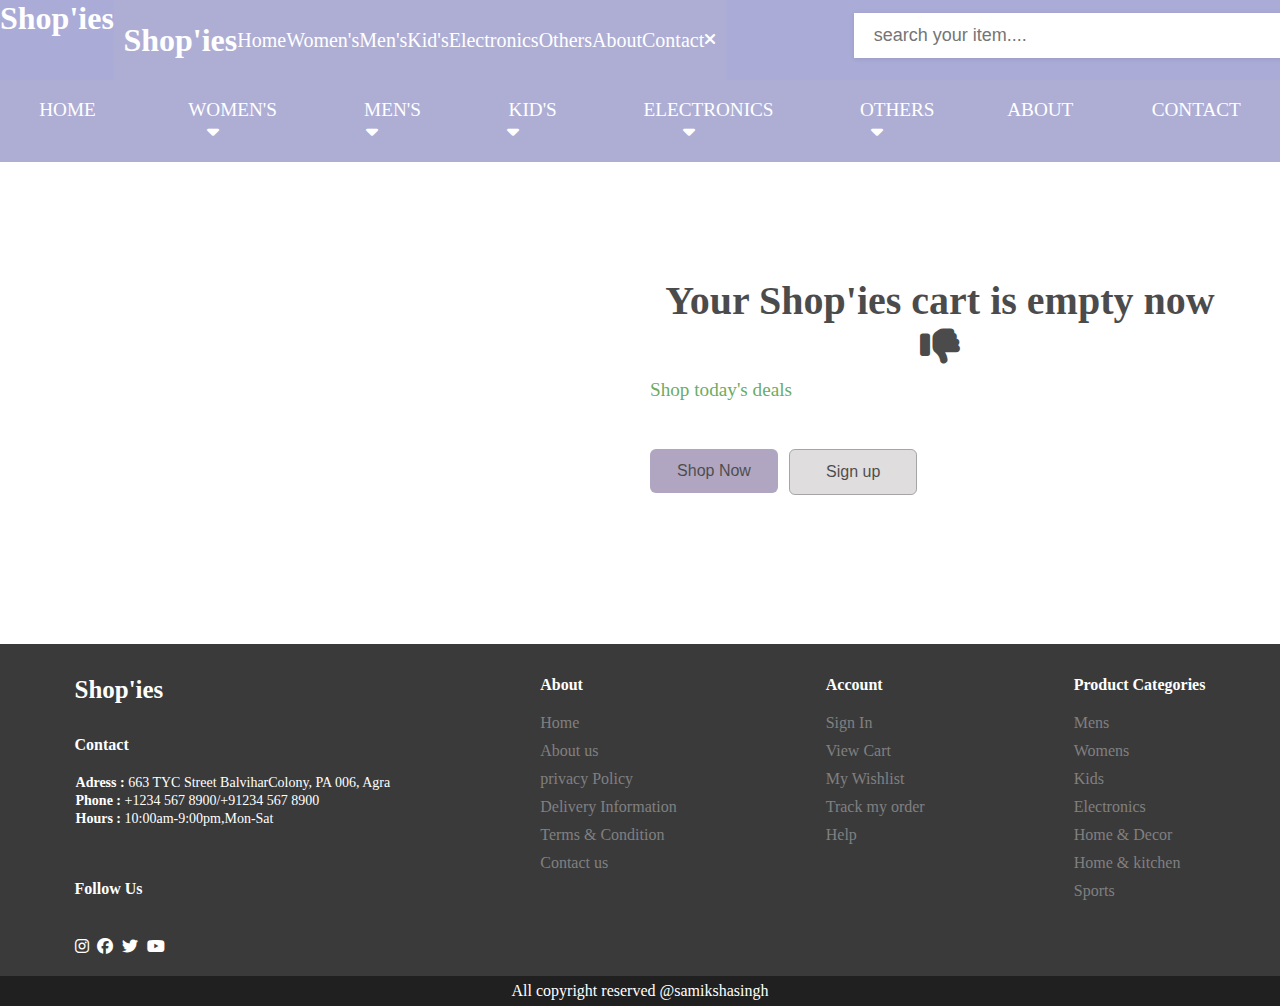
<file: cart.html>
<!DOCTYPE html>
<html lang="en">
<head>
    <meta charset="UTF-8">
    <meta name="viewport" content="width=device-width, initial-scale=1.0">
    <title>My project</title>
    <link rel="stylesheet" href="my.css">
    <link rel="stylesheet" href="responsive.css">
    <link rel="stylesheet" href="https://cdnjs.cloudflare.com/ajax/libs/font-awesome/6.4.0/css/all.min.css">
</head>
<body>
    <header class="desktop-header">
        <div class="header-navbar">
            <h1 class="homepagelogo">Shop'ies</h1>
            <div class="header">
            <div id="mobile">
                <i class="fa-solid fa-bars" id="bar"></i>
            </div>
            <h1>Shop'ies</h1>
            <div>
                <ul id="navbar">
                    <li><a href="#">Home</a></li>
                    <li><a href="womens-dresses.html">Women's</a></li>
                    <li><a href="mens.html">Men's</a></li>
                    <li><a href="#">Kid's</a></li>
                    <li><a href="#">Electronics</a></li>
                    <li><a href="#">Others</a></li>
                    <li><a href="#">About</a></li>
                    <li><a href="#">Contact</a></li>
                    <a href="#" id="close"><i class="fa-solid fa-xmark"></i></a>
                </ul>
            </div>
</div>
            <div class="wrapper">
                <div class="search-input">
<input type="text" placeholder="search your item...." class="search-field">
                    <div class="autocom-box">
            <li><a href="womens-dresses.html">Top for Womens</a></li>
            <li><a href="womens-dresses.html">Tshirts for womens</a></li>
           <li><a href="womens-dresses.html">Tsirts for mens</a></li>
        <li><a href="womens-dresses.html">Trousers for womens</a></li>
            <li><a href="womens-dresses.html">Dresses for womens</a></li>
            <li><a href="womens-dresses.html">Denims for womens</a></li>
        <li><a href="womens-dresses.html">Watches for mens</a></li>
                    <li><a href="womens-dresses.html">Shirts for mens</a></li>
                    </div>
<div class="srch-icon"><i class="fa-solid fa-magnifying-glass"></i></div>
                </div>
                    </div>
                    
            <div class="icons">
    <a href="register.html"><i class="fa-regular fa-user"></i></a>
    <a href="cart.html"><i class="fa-solid fa-cart-shopping"></i></a>
            </div>
            </div>
    <div class="menu-bar" onmouseover="remove()">
<ul>
    <li><a href="#">HOME</a></li>
    <li><a href="#">WOMEN'S<i class="fa-solid fa-caret-down"></i></a>
    <div class="sub-menu-1">      
        <ul>
            <li><a href="womens-dresses.html">Dresses</a></li>
            <li><a href="">Tops</a></li>
            <li><a href="">Tshirts</a></li>
            <li><a href="">Trousers & Capris</a></li>
            <li><a href="">Co-ords</a></li>
            <li><a href="">Denims</a></li>
            <li><a href="">Blazers & waistcoats</a></li>
            <li><a href="">Jackets and Coats</a></li>
        </li>
        </ul>
</div>
    <li><a href="#">MEN'S<i class="fa-solid fa-caret-down"></i></a>
        <div class="sub-menu-1">
            <ul>
                <li><a href="mens.html">Shirts</a></li>
                    <li><a href="">Casual Shirts</a></li>
                    <li><a href="">Formal Shirts</a></li>
                    <li><a href="">Sweatshirts</a></li>
                    <li><a href="">Sweaters</a></li>
                    <li><a href="">Jackets</a></li>
                    <li><a href="">Blazers & Coats</a></li>
                    <li><a href="">Track Pants & Joggers</a></li>
            </ul>
        </div>
    </li>
    <li><a href="#">KID'S<i class="fa-solid fa-caret-down"></i></a>
        <div class="sub-menu-1">
            <ul>
    <li class="hover-menu"><a href="">Girls Clothing<i class="fa-solid fa-caret-right"></i></a>
                <div class="sub-menu-2">
                  <ul>
                    <li><a href="">Dresses</a></li>
                    <li><a href="">Clothing sets</a></li>
                    <li><a href="">Denims & Shorts</a></li>
                    <li><a href="">Nightwear</a></li>
                    <li><a href="">Skirts and Shorts</a></li>
                 </ul>
                </div>
    </li>
    <li class="hover-menu"><a href="">Boys Clothing<i class="fa-solid fa-caret-right"></i></a> 
        <div class="sub-menu-2">
         <ul>
           <li><a href="">T-shirts</a></li>
          <li><a href="">Sweatshirts</a></li>
          <li><a href="">Shorts</a></li>
          <li><a href="">Jeans</a></li>
          <li><a href="">Clothing Sets</a></li>
           <li><a href="">Nightwear</a></li>
        </ul>
        </div>
     </li>
            </ul>
        </div>
    </li>
    <li><a href="#">ELECTRONICS<i class="fa-solid fa-caret-down"></i></a>
    <div class="sub-menu-1">
        <ul>
            <li><a href="">Cameras</a></li>
            <li><a href="">Laptops & Accessories</a></li>
            <li><a href="">Smart Phones</a></li>
            <li><a href="">Bluetooth Speakers</a></li>
            <li><a href="">Bluetooth Headphones</a></li>
        </ul>
    </div>
    </li>
    <li><a href="#">OTHERS<i class="fa-solid fa-caret-down"></i></a>
    <div class="sub-menu-1">
        <ul>
            <li><a href="">Mens-Footwear</a></li>
                <li><a href="">Womens-Footwear</a></li>
                <li><a href="">Jewellery & Accessories</a></li>
                <li><a href="">Toys & Sationary</a></li>
        </ul>
    </div>
    </li>
    <li><a href="#footernavigation">ABOUT</a></li>
    <li><a href="footernavigation">CONTACT</a></li>
</ul>
    </div>
</header>

       <section class="cart" onmouseover="remove()">
        <div class="empty-cart-msgbox">
            <h1>Your Shop'ies cart is empty now <i class="fa-solid fa-thumbs-down thumb-icon"></i></h1>
            <p>Shop today's deals</p>
           <a href="showmore.html"><button type="button" id="yellow">Shop Now</button></a>
            <a href="register.html"><button type="button" id="nocolor">Sign up</button></a>
        </div>
       </section>
        <footer class="footer-section">
            <div class="column-flex">
                <h1>Shop'ies</h1>
                <h4>Contact</h4>
                <p><strong>Adress : </strong>663 TYC Street BalviharColony, PA 006, Agra</p>
                <p><strong>Phone : </strong>+1234 567 8900/+91234 567 8900</p>
                <p><strong>Hours : </strong>10:00am-9:00pm,Mon-Sat</p>
                <div class="follow">
                    <h4>Follow Us</h4>
                    <div class="follow-icons">
                        <i class="fa-brands fa-instagram"></i>
                        <i class="fa-brands fa-facebook"></i>
                        <i class="fa-brands fa-twitter"></i>
                        <i class="fa-brands fa-youtube"></i>
                    </div>
                </div>
            </div>
            <div class="column-flex">
                <h4>About</h4>
        <a href="index.html">Home</a>   
        <a href="#">About us</a>
        <a href="#">privacy Policy</a>
        <a href="#">Delivery Information</a>
        <a href="#">Terms & Condition</a>
        <a href="#">Contact us</a>
            </div>
        
            <div class="column-flex">
                <h4>Account</h4>
                <a href="account.html">Sign In</a>
                <a href="cart.html">View Cart</a>
                <a href="cart.html">My Wishlist</a>
                <a href="cart.html">Track my order</a>
                <a href="#">Help</a>
            </div>
        
            <div class="column-flex" id="footer-rmv">
            <h4>Product Categories</h4>
            <a href="mens.html">Mens</a>
            <a href="womens-dresses.html">Womens</a>
            <a href="showmore.html">Kids</a>
            <a href="showmore.html">Electronics</a>
            <a href="showmore.html">Home & Decor</a>
            <a href="showmore.html">Home & kitchen</a>
            <a href="mens.html">Sports</a>
        </div>
        <div class="copyright">
            <p>All copyright reserved @samikshasingh</p>
        </div>
        
        </footer>
        <script src="my.js"></script>
        <script src="searchbox.js"></script>
        <script src="hamburger.js"></script>

</body>
</html>
</file>
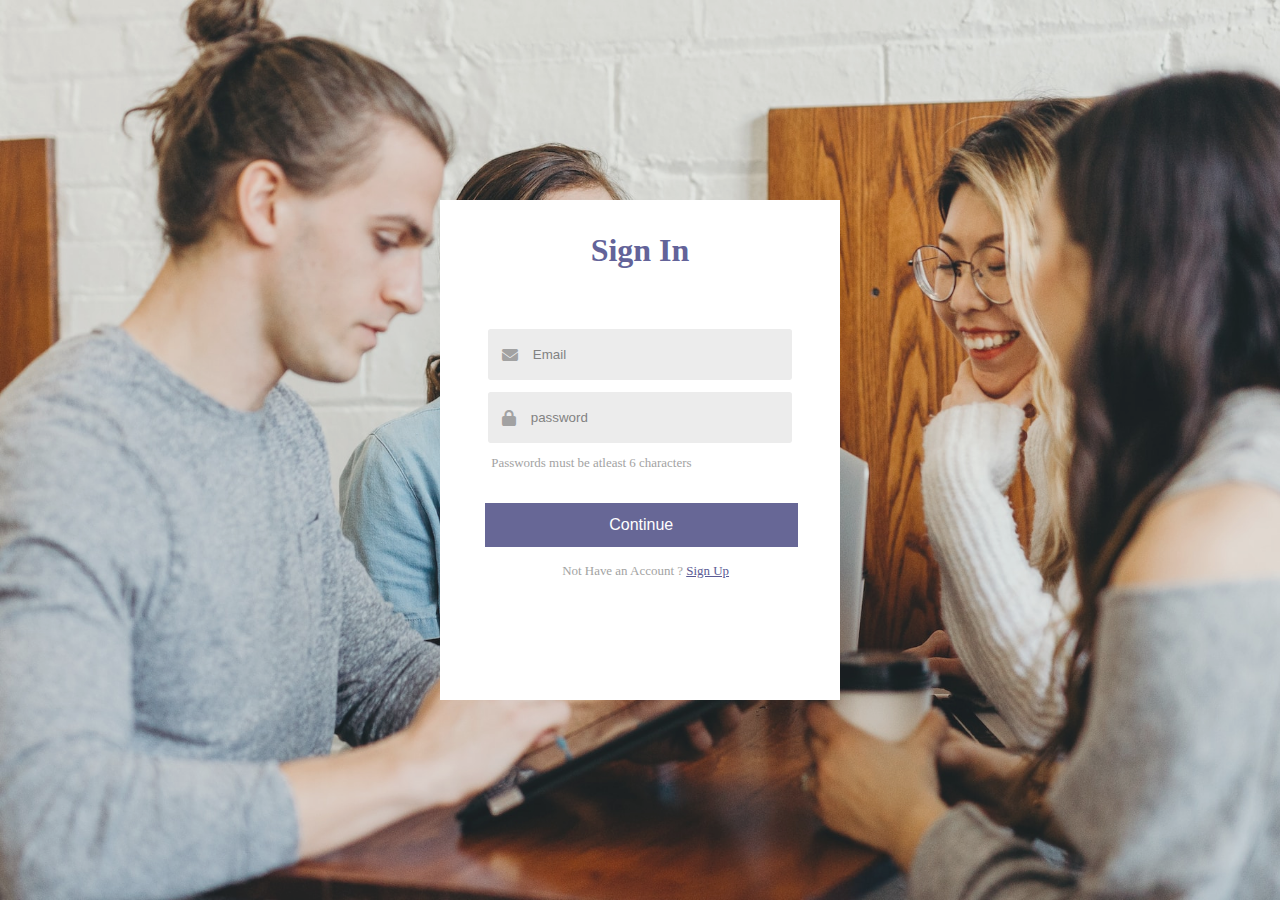
<file: login.html>
<!DOCTYPE html>
<html lang="en">
<head>
    <meta charset="UTF-8">
    <meta name="viewport" content="width=device-width, initial-scale=1.0">
    <title>Sign-Up Page</title>
    <link rel="stylesheet" href="my.css">
    <link rel="stylesheet" href="responsive.css">
    <link rel="stylesheet" href="https://cdnjs.cloudflare.com/ajax/libs/font-awesome/6.4.0/css/all.min.css">
</head>
<body>
    <div class="account-page-background">
    <div class="signup">
   <h1>Sign In</h1>
   <form  action="">
    <div class="input-group">

        <div class="input-field">
            <i class="fa-solid fa-envelope form-icon"></i>
 <input type="email" placeholder="Email" class="form-input" name="email">
        </div>

        <div class="input-field">
            <i class="fa-solid fa-lock form-icon"></i>
<input type="password" placeholder="password" class="form-input" name="pass">
        </div>
        <p>Passwords must be atleast 6 characters</p>
    </div>

    <div class="btn-field">
        <button type="submit" name="submit">Continue</button>
    <p>Not Have an Account ? <a href="register.html">Sign Up</a></p>
    </div>

    </form>
   </div>
   </div>
</body>
</html>
</file>
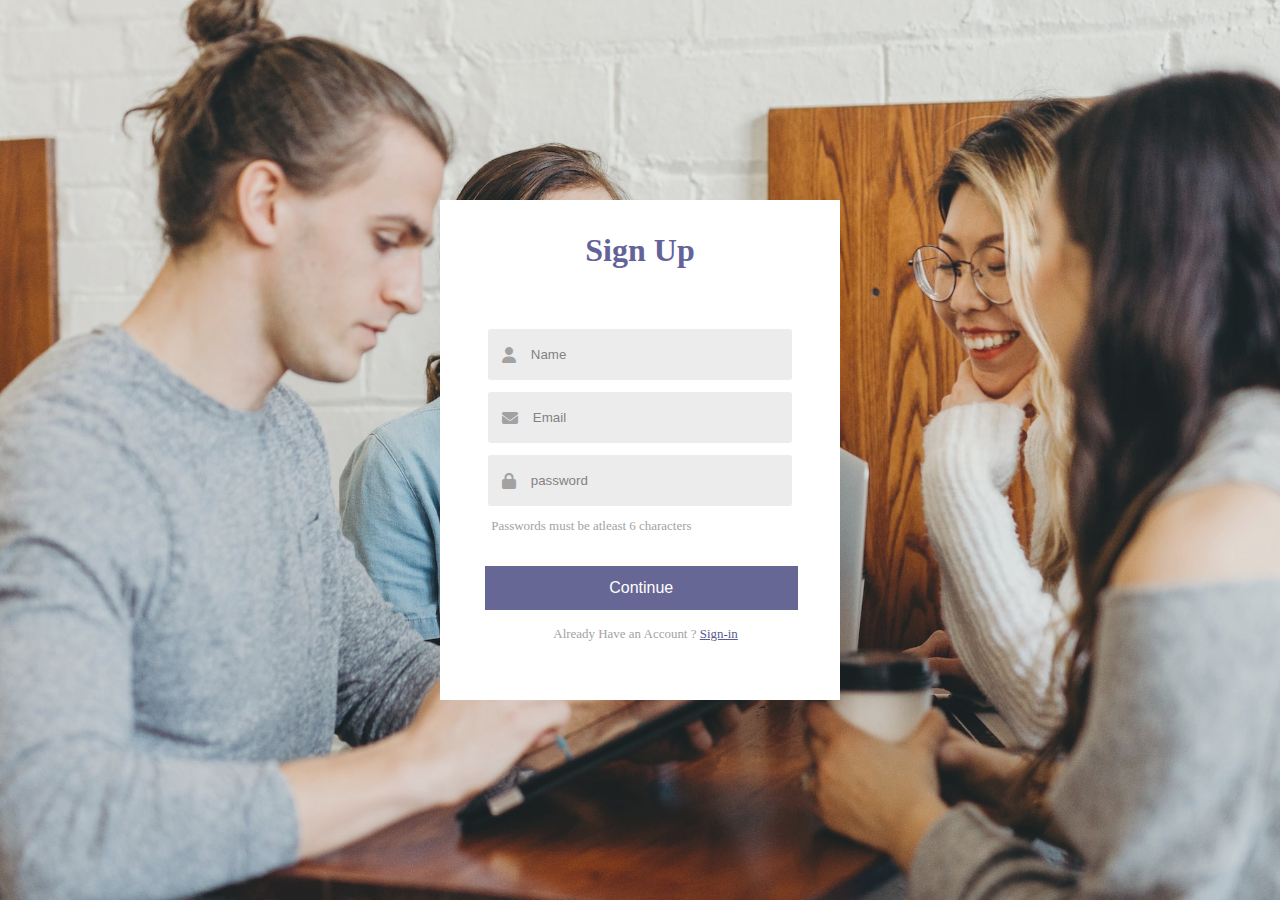
<file: register.html>
<!DOCTYPE html>
<html lang="en">
<head>
    <meta charset="UTF-8">
    <meta name="viewport" content="width=device-width, initial-scale=1.0">
    <title>Sign-Up Page</title>
    <link rel="stylesheet" href="my.css">
    <link rel="stylesheet" href="responsive.css">
    <link rel="stylesheet" href="https://cdnjs.cloudflare.com/ajax/libs/font-awesome/6.4.0/css/all.min.css">
</head>
<body>    
    <div class="account-page-background">
    <div class="signup">
   <h1>Sign Up</h1>
   <form action="">
    <div class="input-group">

        <div class="input-field">
            <i class="fa-solid fa-user form-icon"></i>
<input type="text" placeholder="Name" class="form-input" name="fname">
        </div>

        <div class="input-field">
            <i class="fa-solid fa-envelope form-icon"></i>
 <input type="email" placeholder="Email" class="form-input" name="email">
        </div>

        <div class="input-field">
            <i class="fa-solid fa-lock form-icon"></i>
<input type="password" placeholder="password" class="form-input" name="pass">
        </div>
        <p>Passwords must be atleast 6 characters</p>
    </div>

    <div class="btn-field">
        <button type="submit" name="submit">Continue</button>
    <p> Already Have an Account ? <a href="login.html">Sign-in</a></p>
    </div>

    </form>
   </div>
   </div>
</body>
</html>
</file>
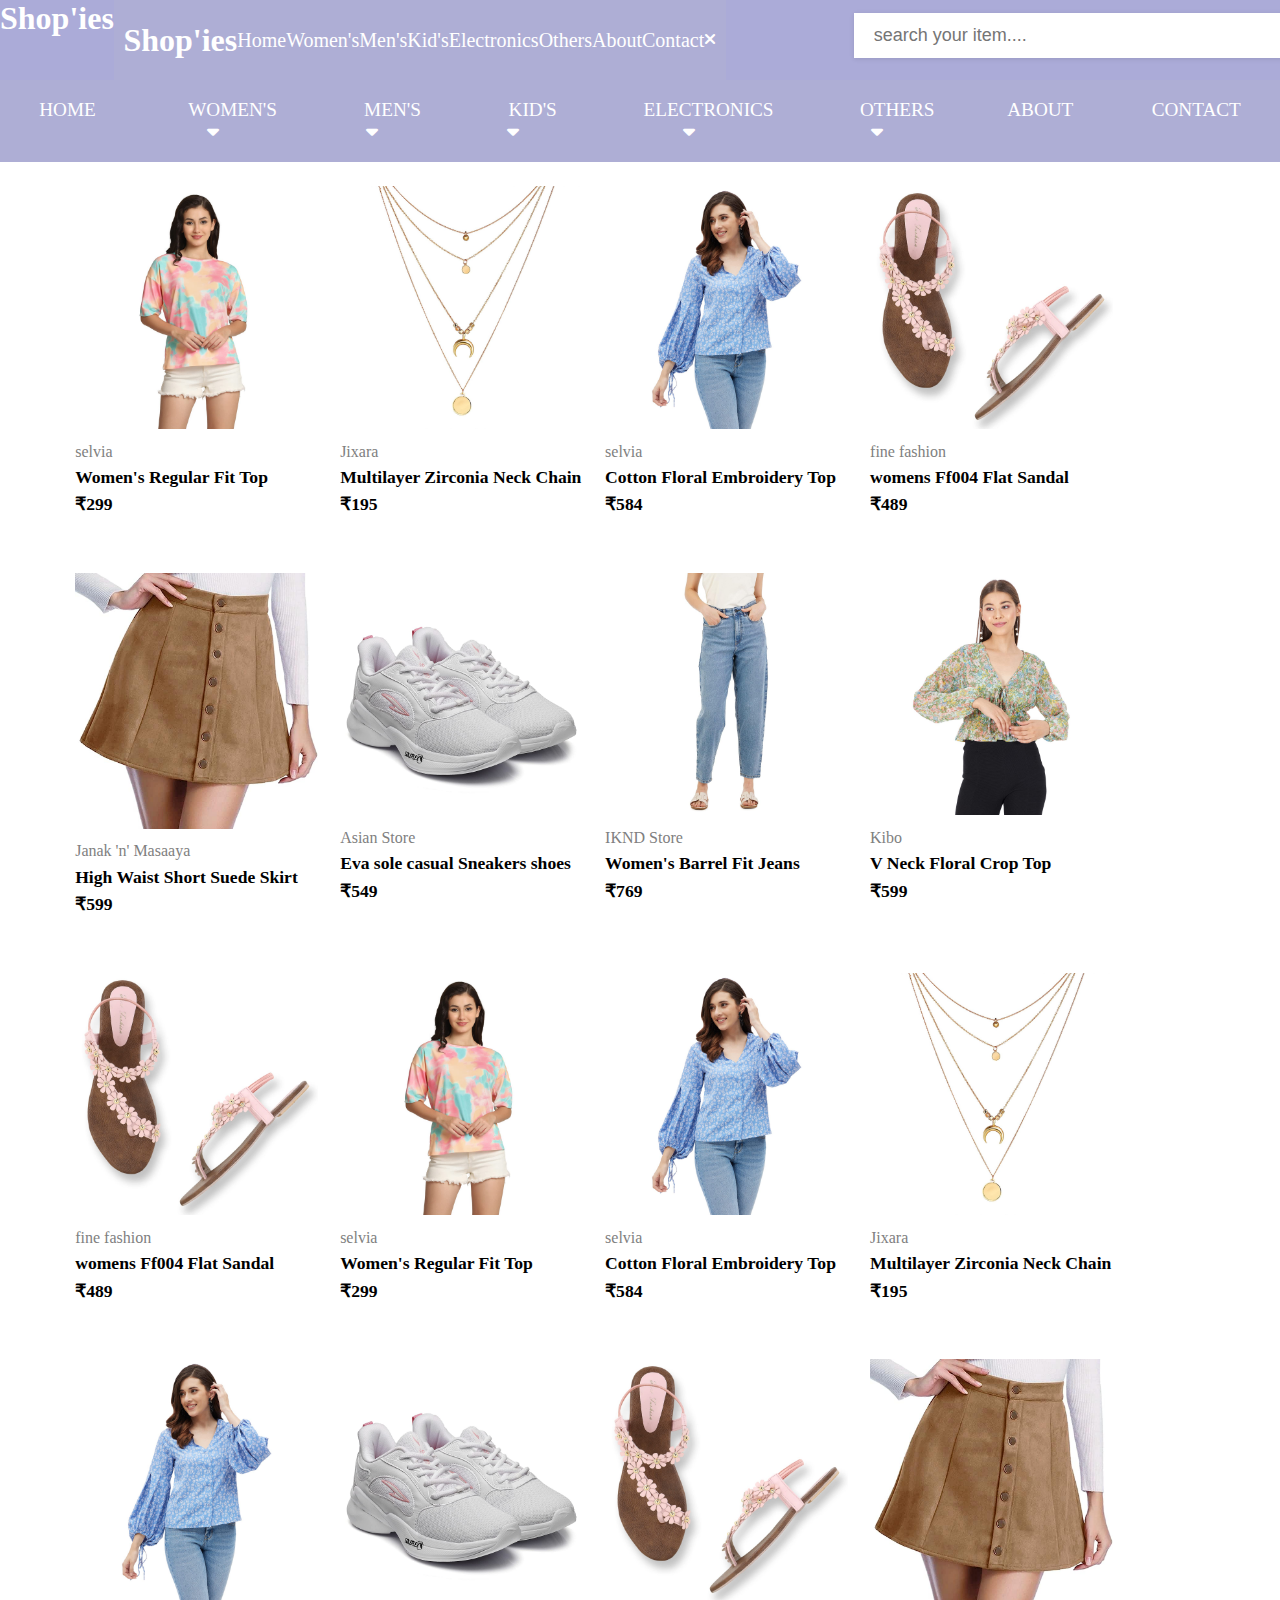
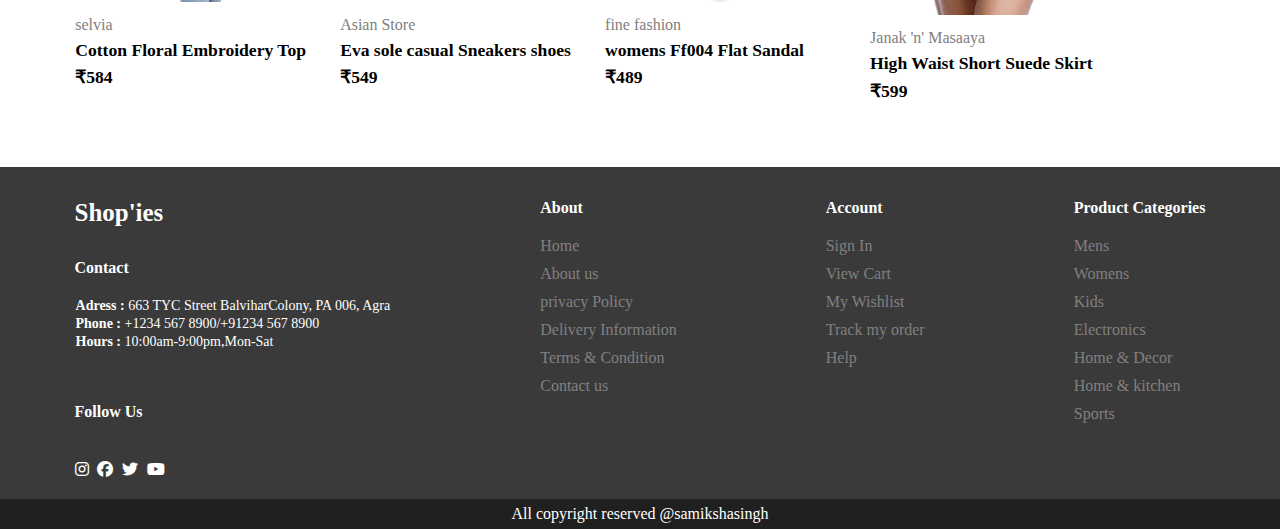
<file: showmore.html>
<!DOCTYPE html>
<html lang="en">
<head>
    <meta charset="UTF-8">
    <meta name="viewport" content="width=device-width, initial-scale=1.0">
    <title>My project</title>
    <link rel="stylesheet" href="my.css">
    <link rel="stylesheet" href="responsive.css">
    <link rel="stylesheet" href="https://cdnjs.cloudflare.com/ajax/libs/font-awesome/6.4.0/css/all.min.css">
</head>
<body>
    <header class="desktop-header">
        <div class="header-navbar">
            <h1 class="homepagelogo">Shop'ies</h1>
            <div class="header">
            <div id="mobile">
                <i class="fa-solid fa-bars" id="bar"></i>
            </div>
            <h1>Shop'ies</h1>
            <div>
                <ul id="navbar">
                    <li><a href="#">Home</a></li>
                    <li><a href="womens-dresses.html">Women's</a></li>
                    <li><a href="mens.html">Men's</a></li>
                    <li><a href="#">Kid's</a></li>
                    <li><a href="#">Electronics</a></li>
                    <li><a href="#">Others</a></li>
                    <li><a href="#">About</a></li>
                    <li><a href="#">Contact</a></li>
                    <a href="#" id="close"><i class="fa-solid fa-xmark"></i></a>
                </ul>
            </div>
</div>
            <div class="wrapper">
                <div class="search-input">
<input type="text" placeholder="search your item...." class="search-field">
                    <div class="autocom-box">
            <li><a href="womens-dresses.html">Top for Womens</a></li>
            <li><a href="womens-dresses.html">Tshirts for womens</a></li>
           <li><a href="womens-dresses.html">Tsirts for mens</a></li>
        <li><a href="womens-dresses.html">Trousers for womens</a></li>
            <li><a href="womens-dresses.html">Dresses for womens</a></li>
            <li><a href="womens-dresses.html">Denims for womens</a></li>
        <li><a href="womens-dresses.html">Watches for mens</a></li>
                    <li><a href="womens-dresses.html">Shirts for mens</a></li>
                    </div>
<div class="srch-icon"><i class="fa-solid fa-magnifying-glass"></i></div>
                </div>
                    </div>
                    
            <div class="icons">
    <a href="register.html"><i class="fa-regular fa-user"></i></a>
    <a href="cart.html"><i class="fa-solid fa-cart-shopping"></i></a>
            </div>
            </div>
    <div class="menu-bar" onmouseover="remove()">
<ul>
    <li><a href="#">HOME</a></li>
    <li><a href="#">WOMEN'S<i class="fa-solid fa-caret-down"></i></a>
    <div class="sub-menu-1">      
        <ul>
            <li><a href="womens-dresses.html">Dresses</a></li>
            <li><a href="">Tops</a></li>
            <li><a href="">Tshirts</a></li>
            <li><a href="">Trousers & Capris</a></li>
            <li><a href="">Co-ords</a></li>
            <li><a href="">Denims</a></li>
            <li><a href="">Blazers & waistcoats</a></li>
            <li><a href="">Jackets and Coats</a></li>
        </li>
        </ul>
</div>
    <li><a href="#">MEN'S<i class="fa-solid fa-caret-down"></i></a>
        <div class="sub-menu-1">
            <ul>
                <li><a href="mens.html">Shirts</a></li>
                    <li><a href="">Casual Shirts</a></li>
                    <li><a href="">Formal Shirts</a></li>
                    <li><a href="">Sweatshirts</a></li>
                    <li><a href="">Sweaters</a></li>
                    <li><a href="">Jackets</a></li>
                    <li><a href="">Blazers & Coats</a></li>
                    <li><a href="">Track Pants & Joggers</a></li>
            </ul>
        </div>
    </li>
    <li><a href="#">KID'S<i class="fa-solid fa-caret-down"></i></a>
        <div class="sub-menu-1">
            <ul>
    <li class="hover-menu"><a href="">Girls Clothing<i class="fa-solid fa-caret-right"></i></a>
                <div class="sub-menu-2">
                  <ul>
                    <li><a href="">Dresses</a></li>
                    <li><a href="">Clothing sets</a></li>
                    <li><a href="">Denims & Shorts</a></li>
                    <li><a href="">Nightwear</a></li>
                    <li><a href="">Skirts and Shorts</a></li>
                 </ul>
                </div>
    </li>
    <li class="hover-menu"><a href="">Boys Clothing<i class="fa-solid fa-caret-right"></i></a> 
        <div class="sub-menu-2">
         <ul>
           <li><a href="">T-shirts</a></li>
          <li><a href="">Sweatshirts</a></li>
          <li><a href="">Shorts</a></li>
          <li><a href="">Jeans</a></li>
          <li><a href="">Clothing Sets</a></li>
           <li><a href="">Nightwear</a></li>
        </ul>
        </div>
     </li>
            </ul>
        </div>
    </li>
    <li><a href="#">ELECTRONICS<i class="fa-solid fa-caret-down"></i></a>
    <div class="sub-menu-1">
        <ul>
            <li><a href="">Cameras</a></li>
            <li><a href="">Laptops & Accessories</a></li>
            <li><a href="">Smart Phones</a></li>
            <li><a href="">Bluetooth Speakers</a></li>
            <li><a href="">Bluetooth Headphones</a></li>
        </ul>
    </div>
    </li>
    <li><a href="#">OTHERS<i class="fa-solid fa-caret-down"></i></a>
    <div class="sub-menu-1">
        <ul>
            <li><a href="">Mens-Footwear</a></li>
                <li><a href="">Womens-Footwear</a></li>
                <li><a href="">Jewellery & Accessories</a></li>
                <li><a href="">Toys & Sationary</a></li>
        </ul>
    </div>
    </li>
    <li><a href="#footernavigation">ABOUT</a></li>
    <li><a href="footernavigation">CONTACT</a></li>
</ul>
    </div>
</header>
        <section class="product-container" onmouseover="remove()">
            <div class="product-items">
        
                <div class="product">
                    <img src="P1-i1.jpg">
                    <div class="description">
                        <span class="gray">selvia</span>
                        <h4>Women's Regular Fit Top</h4>
                        <h4><span>&#8377</span>299</h4>
                    </div>
                </div>
        
                <div class="product">
                    <img src="p4-i1.jpg">
                    <div class="description">
                        <span class="gray">Jixara</span>
                        <h4>Multilayer Zirconia Neck Chain</h4>
                        <h4><span>&#8377</span>195</h4>
                    </div>
                </div>
        
                <div class="product">
                    <img src="p2-i1.jpg">
                    <div class="description">
                        <span class="gray">selvia</span>
                        <h4>Cotton Floral Embroidery Top </h4>
                        <h4><span>&#8377</span>584</h4>
                    </div>
                </div>
        
                <div class="product">
                    <img src="p3-i1.jpg">
                    <div class="description">
                        <span class="gray">fine fashion</span>
                        <h4>womens Ff004 Flat Sandal</h4>
                        <h4><span>&#8377</span>489</h4>
                    </div>
                </div>
        
                <div class="product">
                    <img src="p12-i1.jpg" class="customize">
                    <div class="description">
                        <span class="gray">Janak 'n' Masaaya</span>
                        <h4> High Waist Short Suede Skirt</h4>
                        <h4><span>&#8377</span>599</h4>
                    </div>
                </div>
        
                <div class="product">
                    <img src="p5-i1.jpg">
                    <div class="description">
                        <span class="gray">Asian Store</span>
                        <h4>Eva sole casual Sneakers shoes </h4>
                        <h4><span>&#8377</span>549</h4>
                    </div>
                </div>
        
                <div class="product">
                    <img src="p9-i1.jpg">
                    <div class="description">
                        <span class="gray">IKND Store</span>
                        <h4>Women's Barrel Fit Jeans</h4>
                        <h4><span>&#8377</span>769</h4>
                    </div>
                </div>
        
                <div class="product">
                    <img src="p10-i1_.jpg">
                    <div class="description">
                        <span class="gray">Kibo</span>
                        <h4> V Neck Floral Crop Top</h4>
                        <h4><span>&#8377;</span>599</h4>
                    </div>
                </div>

                <div class="product">
                    <img src="p3-i1.jpg">
                    <div class="description">
                        <span class="gray">fine fashion</span>
                        <h4>womens Ff004 Flat Sandal</h4>
                        <h4><span>&#8377</span>489</h4>
                    </div>
                </div>

                <div class="product">
                    <img src="P1-i1.jpg">
                    <div class="description">
                        <span class="gray">selvia</span>
                        <h4>Women's Regular Fit Top</h4>
                        <h4><span>&#8377</span>299</h4>
                    </div>
                </div>

                <div class="product">
                    <img src="p2-i1.jpg">
                    <div class="description">
                        <span class="gray">selvia</span>
                        <h4>Cotton Floral Embroidery Top </h4>
                        <h4><span>&#8377</span>584</h4>
                    </div>
                </div>

                <div class="product">
                    <img src="p4-i1.jpg">
                    <div class="description">
                        <span class="gray">Jixara</span>
                        <h4>Multilayer Zirconia Neck Chain</h4>
                        <h4><span>&#8377</span>195</h4>
                    </div>
                </div>

                <div class="product">
                    <img src="p2-i1.jpg">
                    <div class="description">
                        <span class="gray">selvia</span>
                        <h4>Cotton Floral Embroidery Top </h4>
                        <h4><span>&#8377</span>584</h4>
                    </div>
                </div>

                <div class="product">
                    <img src="p5-i1.jpg">
                    <div class="description">
                        <span class="gray">Asian Store</span>
                        <h4>Eva sole casual Sneakers shoes </h4>
                        <h4><span>&#8377</span>549</h4>
                    </div>
                </div>

                <div class="product">
                    <img src="p3-i1.jpg">
                    <div class="description">
                        <span class="gray">fine fashion</span>
                        <h4>womens Ff004 Flat Sandal</h4>
                        <h4><span>&#8377</span>489</h4>
                    </div>
                </div>

                <div class="product">
                    <img src="p12-i1.jpg" class="customize">
                    <div class="description">
                        <span class="gray">Janak 'n' Masaaya</span>
                        <h4>High Waist Short Suede Skirt</h4>
                        <h4><span>&#8377</span>599</h4>
                    </div>
                </div>
                
            </div>
            </section>
            <footer class="footer-section">
                <div class="column-flex">
                    <h1>Shop'ies</h1>
                    <h4>Contact</h4>
                    <p><strong>Adress : </strong>663 TYC Street BalviharColony, PA 006, Agra</p>
                    <p><strong>Phone : </strong>+1234 567 8900/+91234 567 8900</p>
                    <p><strong>Hours : </strong>10:00am-9:00pm,Mon-Sat</p>
                    <div class="follow">
                        <h4>Follow Us</h4>
                        <div class="follow-icons">
                            <i class="fa-brands fa-instagram"></i>
                            <i class="fa-brands fa-facebook"></i>
                            <i class="fa-brands fa-twitter"></i>
                            <i class="fa-brands fa-youtube"></i>
                        </div>
                    </div>
                </div>
                <div class="column-flex">
                    <h4>About</h4>
            <a href="index.html">Home</a>
            <a href="#">About us</a>
            <a href="#">privacy Policy</a>
            <a href="#">Delivery Information</a>
            <a href="#">Terms & Condition</a>
            <a href="#">Contact us</a>
                </div>
            
                <div class="column-flex">
                    <h4>Account</h4>
                    <a href="account.html">Sign In</a>
                    <a href="cart.html">View Cart</a>
                    <a href="cart.html">My Wishlist</a>
                    <a href="cart.html">Track my order</a>
                    <a href="#">Help</a>
                </div>
            
                <div class="column-flex" id="footer-rmv">
                <h4>Product Categories</h4>
                <a href="mens.html">Mens</a>
                <a href="womens-dresses.html">Womens</a>
                <a href="showmore.html">Kids</a>
                <a href="showmore.html">Electronics</a>
                <a href="showmore.html">Home & Decor</a>
                <a href="showmore.html">Home & kitchen</a>
                <a href="mens.html">Sports</a>
            </div>
            <div class="copyright">
                <p>All copyright reserved @samikshasingh</p>
            </div>
            </footer>
            <script src="searchbox.js"></script>
            <script src="hamburger.js"></script>
            
</body>
</html>
</file>
<file: my.css>
*{
    margin:0;
    padding:0;
    box-sizing:border-box;
    color:white;
}
body{
  box-sizing: border-box;
}
/* -----------desktop-header--------- */

.header{
  display: none;
}
.header-navbar{
  display:flex;
   /* display:none;  */
  width:100vw;
  height:5rem;
  background-color:rgb(171, 171, 216);
}
.header-navbar h1{
  font-size:2rem;
}
.header{
  display: none;
  display: flex;
  align-items: center;
  padding:1.25rem 0.6rem;
  background-color: rgb(174, 174, 213);
}
#mobile{
  text-align: center;
  display: none;
  padding-right:1rem;
}
#navbar{
  display: flex;
  justify-content:space-between;
  align-items: center;
}
#navbar li{
  list-style:none; 
  padding: 0rem 1.25;
}
#navbar li a{
  text-decoration: none;
  font-size: 1.25rem;
}
.wrapper{
  width:750px;
  margin-top:0.8rem;
  margin-left:8rem;
  z-index: 999;
}
.wrapper .search-input{
  background: #fff;
  width:100%;
  position: relative;
}
.search-input input{
  color:black;
  height:45px;
  width:750px;
  outline:none;
  border: none;
  padding:0 60px 0 20px;
  font-size:18px;
  box-shadow:0px 1px 5px rgba(0,0,0,0.1);
}

.search-input .srch-icon{
  height:50px;
  width:55px;
  line-height:55px;
  position:absolute;
  top:0;
  right:0;
  text-align: center;
  font-size: 18px;
  cursor:pointer;
}
.srch-icon i{
  color:gray;
}
.search-input .autocom-box{
  padding:0px;
  max-height:280px;
  opacity: 0;
  pointer-events: none;
}
.search-input.active .autocom-box{
 padding:10px 8px;
 opacity: 1;
pointer-events: auto;
}

.autocom-box li {
list-style:none;
padding:8px 12px;
display: none;
color:gray;
}
.search-input.active .autocom-box li {
  display:block;
  z-index:999;
}
.autocom-box li:hover{
  background: #efefef;
}
.autocom-box li a{
  padding:8px 12px;
  text-decoration: none;
  color:gray;
}

.header-navbar .icons{
  position:absolute;
  right:0;
  font-size:1.5rem;
  padding:1rem 1.5rem;
}

.header-navbar .icons a{
padding:1rem 0rem;
cursor:pointer
}
 /* -----------bottom header--------  */

.menu-bar{
  width:100vw;
  background-color:rgb(174, 174, 213);
  text-align: center;
}
.menu-bar ul{
  display: flex;
  list-style: none;
  justify-content: center;
}
.menu-bar ul li{
margin:0.6rem;
padding: 0.6rem 0.6rem;
}
.menu-bar ul li a{
  text-decoration:none;
  font-size: 1.2rem;
  padding:0rem 1.25rem;
}
.sub-menu-1{
  display: none;
}
.menu-bar ul li:hover .sub-menu-1{
  display: block;
  position:absolute;
  margin-top:0.9rem;
  margin-left:-0.9rem;
  background-color:rgb(174, 174, 213);
  z-index: 999;
}

.menu-bar ul li:hover .sub-menu-1 ul{
  display:block;
  margin:0.6rem;
}
.menu-bar ul li:hover .sub-menu-1 ul li{
  width:16rem;
  text-align: left; 
  border-bottom:1px solid rgb(246, 234, 221);
}
.menu-bar ul li:hover .sub-menu-1 ul li:last-child{
  border-bottom: none;
}
.menu-bar ul li:hover .sub-menu-1 ul li a:hover{
  color:rgb(135, 43, 43);
}
.fa-caret-right{
  padding-left:4rem;
}
.sub-menu-2{
  display: none;
}
.hover-menu:hover .sub-menu-2{
  display: flex;
  visibility: visible;
  position: absolute;
  margin-top: -0.3rem;
  margin-left: 15.6rem;
  background-color: rgb(174, 174, 213);
  z-index: 999;
}


/* ------------ mobile-header-------- */

/* #header{
  display: none;
  display: flex;
  align-items: center;
  padding:1.25rem 0.6rem;
  background-color: rgb(174, 174, 213);
}
#mobile{
  text-align: center;
  display: none;
  padding-right:1rem;
}
#header h1{
  font-size:2rem;
}
#navbar{
  display: flex;
  justify-content:space-between;
  align-items: center;
}
#navbar li{
  list-style:none; 
  padding: 0rem 1.25;
}
#navbar li a{
  text-decoration: none;
  font-size: 1.25rem;
}
#user-icons{
  position: absolute;
  right:1.25rem;
}
#user-icons a i{
  font-size:1.5rem;
  }   */

/* -------------MAIN-slider-(section1)-------------- */

.slide-container::before{
  position:relative;
  width:100vw;
}
.slide img{
  width:100vw;
  height:75vh;
  opacity:0.8;
  object-fit: cover;
}
.slide p{
  position:absolute;
  left:10%;
  top:30%;
  font-size:3.5rem;
  color:white;
}
.arrow{
  color:black;
  text-align:center;
  width:3.5rem;
  padding:1rem;
  height:6rem;
  background-color: white;
  cursor:pointer;
  position:absolute;
  top:50%;
  font-size:2.5rem;
}
.next{
  right:0;
}
.prev{
  left:0;
}
.caption0{
position:absolute;
left:15%;
top:50%;
font-size:4rem;
}
.caption0 h5{
margin-top:2.5rem;
font-size:3rem;
}
.caption1{
  position:absolute;
  left:15%;
  top:40%;
  font-size:4rem;
  color:white;
  }
  .caption1 h5{
margin-top:2.5rem;
  }
.caption2{
    position:absolute;
    left:15%;
    top:40%;
    font-size:3.5rem;
    color:white;
    }
    .caption2 h5{
      margin-top:2.5rem;
    }
.caption3{
      position:absolute;
      left:15%;
      top:50%;
      font-size:3.5rem;
      color:white;
      }
      .caption3 h4{
        width:40rem;
      }
      .caption3 h5{
        margin-top:2rem;
      }
 .slide{
  display:none;
 }     


/* -------------Top Deals on Womens Fasion(section-2)-------------- */

.product-container{
  width:100vw;
  text-align:center;
}
.product-container h2{
padding-top:1rem;
padding-bottom: 1rem;
font-size:2.5rem;
color:black;
}
.product-container .orange{
  color:orange;
}
.product-container span{
  color:black;
}
.product-items{
  margin:auto;
  width:90vw;
  padding-top:1.25;
  text-align:center;
  display: flex;
  /* justify-content:space-between;  */
  flex-wrap:wrap;
}
.product{
  width:23%;
  min-width:15.6rem;
  padding:0.6rem 0.7rem;
  /* border:1px solid gray; */
  cursor: pointer;
  margin:0.9rem 0rem;
}
.product img{
  width:100%;
  object-fit: cover;
}
.product .customize{
  height:16rem;
}
.product .description{
  text-align:start;
  padding:0.6rem 0rem;
}
.product .description h4{
padding-top:0.4rem;
color:black;
font-size:1.1rem;
}
.description .gray{
  color:gray;
}

.product-container .show-btn{
  margin:30px auto;
font-size:1.2rem;
width:10rem;
padding:1rem 0rem;
background-color: rgb(253, 253, 254);
border:1px solid gray;
color:black;
}
.show-btn:hover{
cursor:pointer;
background-color:rgb(200, 170, 170);
}
.show-btn-icon{
  padding-left:0.4rem;
  color:black;
}
/* ------------------banner(section-3)-------------- */
.banner{
  width:100vw;
  background-image: url("pink-tshirt.jpg");
  height:470px;
  background-size: cover;
  background-position: top;
  object-fit: cover;
}
.banner h4{
padding-top:6rem;
padding-left:6rem;
font-size:4rem;
}
.banner h5{
font-size:3rem;
padding-top:2rem;
padding-left:6rem;
}
.banner button{
color:gray;
padding:0.8rem 2rem;
border-radius: 1.5rem;
border: none;
margin-top:3rem;
margin-left:6rem;
font-size:1.2rem;
cursor:pointer;
}
.banner button:hover{
  color:rgb(174, 174, 213);
}


/* ---------------Best sellers on Watches(section-4)----------- */
.watch-container{
width:100vw;
}
.watch-container h2{
text-align:center;
color:black;
font-size:2.5rem;
padding:1.5rem 0rem;
}
.watch-container h2 .orange{
  color:orange;
}
.watch span:nth-child(1){
  color:black;
}
.watch-items{
  display:flex;
  justify-content: center;
}
.watch{
    width:19%;
    min-width:12.5rem;
    padding:0.6rem 0.7rem;
    cursor: pointer;
    margin:0.9rem 0rem;
  }
.watch img{
  width:100%;
  object-fit: cover;
}
.watch .description{
  text-align:start;
  padding:0.6rem 0rem;
}
.watch .description h4{
  padding-top:1rem;
  color:black;
  font-size:1rem;
  }
  .watch .description h4 s{
    color:gray;
    padding-left:1rem;
  }
.watch .description p{
  padding-top:0.5rem;
  color:gray;
  font-size:0.9rem;
  }
  .discount{
    color:rgb(219, 180, 117);
    font-size:small;
  }
  /* --------------footwear(section-5)-------- */
  .footwear-container{
    width:100vw;
    }
    .footwear-container h2{
    text-align:center;
    color:black;
    font-size:2.5rem;
    padding:1.5rem 0rem;
    }
    .footwear-container h2 .orange{
      color:orange;
    }
    .footwear span:nth-child(1){
      color:black;
    }
    .footwear-items{
      display:flex;
      justify-content: center;
    }
    .footwear{
        width:19%;
        min-width:12.5rem;
        padding:0.6rem 0.7rem;
        cursor: pointer;
        margin:0.9rem 0rem;
      }
    .footwear img{
      width:100%;
      object-fit: cover;
    }
    .footwear .description{
      text-align:start;
      padding:0.6rem 0rem;
    }
    .footwear .description h4{
      padding-top:1rem;
      color:black;
      font-size:1rem;
      }
      .footwear .description h4 s{
        color:gray;
        padding-left:1rem;
      }
    .footwear .description p{
      padding-top:0.5rem;
      color:gray;
      font-size:0.9rem;
      }
      .discount{
        color:rgb(219, 180, 117);
        font-size:small;
      }



/* ---------------footer(section-6)---------------- */

.footer-section{
  width:100vw;
  background-color:rgb(58, 58, 59);
  display:flex;
  flex-wrap:wrap;
  justify-content: space-around;
  color:gray;
  margin-top:2rem;
}
.footer-section .follow{
  margin-top:1.25rem;
}
.footer-section .follow i{
  margin-top:1.25rem;
  padding-right:0.3rem;
  cursor:pointer;
}
.footer-section .follow i:hover{
  color:rgb(154, 109, 109);
}
.column-flex{
  display:flex;
  flex-direction:column;
  align-items:flex-start;
  margin-bottom:1.25rem;
}
.column-flex h1{
padding-top:2rem;
font-size:1.56rem;
}
.column-flex h4{
  padding-top:2rem;
  font-size:1rem;
  padding-bottom:1.25rem;
}
.column-flex p{
  font-size:0.875rem;
  margin:1px;
}
.column-flex p:hover{
  color:white;
}
.column-flex a{
  text-decoration: none;
  color:gray;
  margin-bottom:10px;
  font-size:1rem;
}
.column-flex a:hover{
  color:white;
}
.copyright{
  width:100vw;
}
.copyright p{
  padding:0.37rem 0rem;
  font-size:1rem;
  text-align:center;
  background-color: rgb(32, 32, 32);
}

/* ---------------(CSS FOR:womensdresses-page)----------- */
.showmorepage-hero{
  display:flex;
  flex-direction: column;
  justify-content: center;
  align-items: center;
  margin-top:1.5rem;
  width:100vw;
  height:21.875rem;
  background-image: url("https://images.pexels.com/photos/7871161/pexels-photo-7871161.jpeg?auto=compress&cs=tinysrgb&w=1260&h=750&dpr=1");
  background-size:cover;
  opacity: 0.8;
  object-fit:cover;
  background-position: center;
}
.showmorepage-hero h4{
z-index: 1000;
text-align: center;
font-size:6rem;
}
.showmorepage-hero p{
text-align:center;
font-size:1.8rem;
}

/* ----------------(CSS FOR : sproduct)-------------- */
#prodetails{
  display:flex;
  margin-top: 1.25rem;
}
#prodetails .single-pro-image{
  width:35%;
  margin:3.125rem;
}
.small-img-group{
  display: flex;
  justify-content: space-between;
}
.small-img-col{
  flex-basis: 24%;
  cursor:pointer;
}
 #prodetails .single-pro-details{
  width:50%;
  padding-top: 3.125rem;
  float: left;
}
#prodetails .single-pro-details span{
  color:black;
}

#prodetails .single-pro-details .gray{
  color:gray;
  font-size:1.25rem;
}

#prodetails .single-pro-details h4{
color:black;
font-size: 1.8rem;
padding:1.5rem 0rem;
}
#prodetails .single-pro-details select{
  display:block;
  padding:0.3rem 0.6rem;
  margin-bottom:0.6rem;
  color:black;
  /* background-color: rgb(174,174,213); */
}
#prodetails .single-pro-details select option{
  color:black;
}

#prodetails .single-pro-details input{
  width:3.125rem;
  height:2.9rem;
  color:black;
  padding-left:0.6rem;
  font-size:1rem;
  margin-right:0.6rem;
}
#prodetails .single-pro-details button{
  color:black;
  padding:0.6rem 1.56rem;
  font-size:1rem;
  background-color: rgb(174, 174, 213);
  border:none;
}
#prodetails .single-pro-details #pro-details{
  line-height: 1.5rem;
  color: black;
}
/* ----------mens-page---------- */

/* -------(CSS FOR:sign-up-page)------- */

.account-page-background{
  margin:0;
  padding:0;
  width:100vw;
  height:100vh;
  background-image: url('accountpagebg.jpg');
  background-size: cover;
  opacity: 0.9;
  position: relative;
}

.signup{
  background-color: white;
  width:400px;
  height:500px;
  position: absolute;
  top:50%;
  left:50%;
  transform: translate(-50%,-50%);
}
.signup h1{
  padding:2rem;
  color:rgb(83, 83, 143);
  text-align:center;
}
.input-group{
  padding: 1rem;
}
.input-field{
  background: #eaeaea;
  margin:0.75rem 2rem;
  border-radius:0.18rem;
  display:flex;
  justify-content: center;
  align-items: center;
  color:black;
  max-height:4.06rem;
}
.form-input{
    width:100%;
    background: transparent;
    border:0;
    outline:0;
    padding:1.125rem 0.9rem;
  }
  .input-field .form-icon{
    color:#999;
    margin-left:0.9rem;
  }
  form p{
    margin-left:2.2rem;
    text-align:left;
    font-size:0.81rem;
    color:#999;
  }
  .btn-field{
    padding:1rem;
  }
  .btn-field button{
background-color: rgb(87, 87, 139);
width:85%;
padding:0.8rem 0.8rem; 
margin-left:1.8rem;
border:none;
font-size: medium;
cursor: pointer;
 }
 .btn-field  p{
margin-top:1rem;
margin-right:1.5rem;
text-align: center;
font-size: 0.81rem;
 }
 .btn-field p a{
  color:rgb(73, 73, 137);
  font-size:0.81rem;

 }
/* -----------------(CSS FOR:cart page)----------------- */
.cart{
  height:28.125rem;
  width:100vw;
  background-image:url("https://images.pexels.com/photos/5650049/pexels-photo-5650049.jpeg?auto=compress&cs=tinysrgb&w=1260&h=750&dpr=1");
  background-position: center;
  background-size: cover;
  opacity: 0.7;
  position: relative;
}
.empty-cart-msgbox{
  /* width:100%; */
  max-width:50rem;
  height:18.75rem;
  position:absolute;
  top:4.68rem;
  left:37.5rem;
  text-align:center;
  padding:2.5rem 3.125rem 3.125rem;
  /* background: #fff; */
  z-index: 1000;
  transition:  .5s ease-in;
  /* border:2px solid red; */
}
.empty-cart-msgbox h1{
  color: black;
  text-align: center;
  font-size:2.5rem;
}
.thumb-icon{
  color:black;
}
.empty-cart-msgbox p{
  text-align:left;
  font-size:1.2rem;
  padding-top:0.5rem;
  color:rgb(43, 137, 33);
}
.empty-cart-msgbox button{
  background:#a4a4a3;
  border: none;
  width:8rem;
  border-radius:0.37rem;
  padding:0.8rem;
  margin-top:3rem;
  margin-right: 0.7rem;
  cursor: pointer;
  float: left;
}
.empty-cart-msgbox a button {
  font-size:1rem;
  color:black;
  text-decoration: none;
}
#yellow{
  background: #9081a8;
}
#nocolor{
  background: #d2cfcf;
  border:1px solid gray;
}
</file>
<file: responsive.css>
/* ------------------media queries for mobile devices----------------- */
@media (min-width:0px) and (max-width:280px){
  .header-navbar{
    display:flex;
    height:4.2rem;
  }
  .homepagelogo{
    display: none;
  }
  .header{
    display: flex;
  }
  #mobile{
    display: block;
  }
  #mobile i{
    font-size:1.5rem;
    margin:1rem 1rem;
    margin-right:0rem;
    color:white;
  }
  #close{
    position: absolute;
    top:1.8rem;
    left:1.8rem;
    font-size: 1.6rem;
  }
   .header h1{
    margin:0.6rem 0rem;
    font-size: 1.5rem;
  } 
  #navbar{
    z-index: 999;
    display:flex;
    flex-direction:column;
    justify-content: center;
    position:fixed;
    top:0;
    left:-18.7rem;
    height:100vh;
    width:10.6rem;
    background-color: rgb(174, 174, 213);
    padding:5rem 0 0 0.6rem;
    transition:0.3s;
  }
  #navbar.active{
    left:0px;
  }
  #navbar li{
    margin-bottom: 1rem;
    padding:0.6rem;
  }
  #navbar li a{
    font-size: 1.2rem;
  }
  #navbar li a:hover{
    color:rgb(166, 59, 59);
  }  
    .wrapper{
      display: none;
    }
    .header-navbar .icons{
      position:absolute;
      right:0px;
      font-size:1.3rem;
      margin:0.5rem 0rem;
      /* padding:1rem; */
    }
    .header-navbar .icons a{
    padding:1rem 0rem;
    }
  .menu-bar{ 
    display:none;
  }
    .slide img{
      height:55vh;
    }
    .arrow{
      width:1rem;
      background-color: transparent;
      color:white;
      top:33%;
      font-size:2rem;
    }
    .next{
      padding: 0;
      margin:0;
      right:0px;
    }
    .prev{
      left:0px;
      padding: 0;
      margin:0;
    }
    .caption0{
    left:15%;
    top:33%;
    font-size:1.9rem;
    }
    .caption0 h4{
  width:12rem;
    }
    .caption0 h5{
    margin-top:1.5rem;
    font-size:1.5rem;
    }
    .caption1{
      left:13%;
      top:33%;
      font-size:1.8rem;
    }
    .caption1 h5{
      margin-top:2rem;
      font-size: 1.5rem;
    }
    .caption2{
      left:10%;
      top:32%;
      font-size:1.7rem;
    }
    .caption2 h4{
      width:15.1rem;
    }
    .caption2 h5{
      margin-top:2rem;
      font-size: 1.3rem;
    }
    .caption3{
      left:12%;
      top:33%;
      font-size:1.8rem;
    }
    .caption3 h4{
      width:15.1rem;
    }
    .product-container h2{
      font-size:1.4rem;
    }
    .product-items{
       margin:auto;
       width:100vw;
       padding-top:0.3rem;
       justify-content:center;
    }
    .product{
       width:25%;
       min-width:14rem;
       padding:0.2rem 0.2rem;
       margin:0.9rem 0.3rem;
    }
    .product .description{
       text-align:center;
       padding:0.5rem 0rem;
    }
    .product .description h4{
       padding-top:0.4rem;
       font-size:small;
    }
    .description .gray{
       color:gray;
       font-size:small;
    }
    .product-container .show-btn{
       margin:1rem auto;
       font-size:1rem;
       width:8rem;
       padding:0.6rem 0rem;
    }
    .show-btn:hover{
       cursor:pointer;
       background-color:rgb(200, 170, 170);
    }
    .show-btn-icon{
       padding-left:0.4rem;
       color:black;
    }
    .banner{
       margin-top:1rem;
       height:300px;
       background-position: top;
    }
    .banner h4{
       padding-top:5rem;
       padding-left:2rem;
       font-size:1.5rem;
    }
    .banner h5{
       font-size:1.3rem;
       padding-top:1.2rem;
       padding-left:2rem;
    }
    .banner button{
       padding:0.6rem 1rem;
       margin-top:2rem;
       margin-left:2rem;
       font-size:small;
    }
    .watch-container h2{
       font-size:1.6rem;
       padding:1.4rem 1rem;
    }
    .watch-items{
       display:flex;
       flex-wrap: wrap;
       justify-content:center;
    }
    .watch{
       width:16%;
       min-width:8rem;
       padding:0.3rem 0rem;
       margin:0.1rem 0.1rem;
    }
    .last{
       display: none;
    }
    .watch .description{
       text-align:center;
    }
    .watch .description h4{
       display: none;
    }
    .watch .description p{
       display: none;
    }
    .footwear-container h2{
       font-size:1.5rem;
       padding:1.5rem 0rem;
    }
                
    .footwear-items{
       flex-wrap: wrap;
       justify-content: center;
    }
    .footwear{
       width:16%;
       min-width:8rem;
       padding:0.4rem 0rem;
       margin:0.2rem 0.2rem;
    }
    .footwear img{
       width:100%;
       object-fit: cover;
    }
    .footwear .description{
       text-align:center;
       padding:0.6rem 0rem;
    }
    .footwear .description h4{
       display:none;
    }
    .footwear .description h4 s{
       color:gray;
       padding-left:1rem;
    }
    .footwear .description p{
       display: none;
    }
    .discount{
       color:rgb(219, 180, 117);
       font-size:small;
    }
      
    .footer-section{
        justify-content:space-around;
        margin-top:1.5rem;
    }
    .footer-section .follow{
        margin-top:1.25rem;
        margin-left:0.6rem;
    }
    .column-flex{
        margin-left:0.8rem;
    }
    #footer-rmv{
        display:none;
    }
    .column-flex h1{
        padding-top:1.8rem;
        font-size:1.3rem;
    }
    .column-flex h4{
        padding-top:1.8rem;
        font-size:0.9rem;
    }
    .column-flex p{
        font-size:0.8rem;
        margin:2px;
    }
    .column-flex a{
        margin-bottom:15px;
        font-size:0.8rem;
    }
    .copyright p{
        padding:0.37rem 0rem;
        font-size:0.7rem;
    }

/* media queries for sproduct.html */
    #prodetails{
        display:flex;
        flex-direction: column;
        margin-top: 1.2rem;
      }
      #prodetails .single-pro-image{
        width:80%;
        margin:2rem;
      }
      .small-img-col{
        flex-basis: 28%;
      }
       #prodetails .single-pro-details{
        width:80%;
        padding-top:1rem;
        margin:1rem;
      }
      
      #prodetails .single-pro-details .gray{
        font-size:1.2rem;
      }
      
      #prodetails .single-pro-details h4{
      font-size: 1.2rem;
      padding:1.2rem 0rem;
      }
      #prodetails .single-pro-details select{
        padding:0.3rem 0.6rem;
        margin-bottom:0.6rem;
      }
      #prodetails .single-pro-details input{
        width:3rem;
        height:2.5rem;
        color:black;
        padding-left:0.6rem;
        font-size:0.8rem;
        margin-top:0.7rem;
        /* margin-right:0.6rem; */
      }
      #prodetails .single-pro-details button{
        margin-top:0.7rem;
        padding:0.6rem 1.3rem;
        font-size:0.8rem;
      }
      #prodetails .single-pro-details #pro-details{
        line-height: 1.5rem;
        font-size: 0.8rem;
        align-items: center;
      }
#para-rmv{
    display:none;
}

/* -------(media queries FOR:sign-up-page)------- */
  
  .signup{
    width:100%;
    height:100vh;
    top:50%;
    left:50%;
    transform: translate(-50%,-50%);
  }
  .input-group{
    padding: 0rem;
  }
  .btn-field button{
    margin-left:1rem;
     }
  .input-field{
    margin:0.9rem 2rem;
  }
  
  /* -------(media queries FOR:cart-page)------- */

  .cart{
    height:24rem;
    width:100vw;
  }

  .empty-cart-msgbox{
    width:13rem;
    height:7rem;
    top:6rem;
    left:4.5rem;
    text-align:left;
    padding:0rem 1rem;
    /* border: 1px solid red; */
    
  }
  .empty-cart-msgbox h1{
    font-size:1.6rem;
    line-height: 2rem;
  }
  .empty-cart-msgbox p{
    text-align:center;
    font-size:0.9rem;
    padding-top:1.5rem;
  }
  .empty-cart-msgbox button{
    width:5rem;
    padding:0.6rem 0rem;
    margin-top:1.5rem;
    margin-right: 0.4rem;
    float:left;
  }
  .empty-cart-msgbox a button {
    font-size:0.8rem;
  }
  /* ----media queries for womens dresses.html page---- */

  .showmorepage-hero{
    margin-top:1rem;
    height:18rem;
    margin-bottom: 1rem;
  }
  .showmorepage-hero h4{
  font-size:1.5rem;
  margin-bottom:0.5rem;
  }
  .showmorepage-hero p{
  font-size:0.9rem;
  }
  }
  
  
  @media (min-width:281px) and (max-width:375px){
    .header-navbar{
      display:flex;
      height:4.2rem;
    }
    .homepagelogo{
      display: none;
    }
    .header{
      display: flex;
    }
    #mobile{
      display: block;
    }
    #mobile i{
      font-size:1.5rem;
      margin:1rem 1rem;
      margin-right:0rem;
      color:white;
    }
    #close{
      position: absolute;
      top:1.8rem;
      left:1.8rem;
      font-size: 1.6rem;
    }
     .header h1{
      margin:0.6rem 0rem;
      font-size: 1.5rem;
    } 
    #navbar{
      z-index: 999;
      display:flex;
      flex-direction:column;
      justify-content: center;
      position:fixed;
      top:0;
      left:-18.7rem;
      height:100vh;
      width:10.6rem;
      background-color: rgb(174, 174, 213);
      padding:5rem 0 0 0.6rem;
      transition:0.3s;
    }
    #navbar.active{
      left:0px;
    }
    #navbar li{
      margin-bottom: 1rem;
      padding:0.6rem;
    }
    #navbar li a{
      font-size: 1.2rem;
    }
    #navbar li a:hover{
      color:rgb(166, 59, 59);
    }  
      .wrapper{
        display: none;
      }
      .header-navbar .icons{
        position:absolute;
        right:0px;
        font-size:1.3rem;
        margin:0.5rem 0rem;
        /* padding:1rem; */
      }
      .header-navbar .icons a{
      padding:1rem 0rem;
      }
    .menu-bar{ 
      display:none;
    }
    .slide img{
        width:100vw;
        height:50vh;
      }
      .arrow{
        width:1rem;
        background-color: transparent;
        color:white;
        top:32%;
        font-size:2rem;
      }
      .next{
        padding: 0;
        margin:0;
        right:0px;
      }
      .prev{
        left:0px;
        padding: 0;
        margin:0;
      }
      .caption0{
      left:16.5%;
      top:32%;
      font-size:1.8rem;
      }
      .caption0 h4{
      width:17rem;
      opacity: 0.9;
      }
      .caption0 h5{
      margin-top:1.5rem;
      font-size:1.4rem;
      }
      .caption1{
        left:13%;
        top:32%;
        font-size:1.7rem;
      }
      .caption1 h5{
        margin-top:2rem;
        font-size: 1.4rem;
      }
      .caption2{
        left:14%;
        top:32%;
        font-size:1.7rem;
      }
      .caption2 h4{
        width:17rem;
      }
      .caption2 h5{
        margin-top:2rem;
        font-size: 1.4rem;
      }
      .caption3{
        left:15%;
        top:32%;
        font-size:1.7rem;
      }
      .caption3 h4{
        width:18rem;
      }
      
      .product-container h2{
      font-size:1.5rem;
      width:250px;
      margin:0rem auto;
      }
      .product{
        width:18%;
        min-width:10rem;
        padding:0.6rem 0.7rem;
        margin:0.9rem 0rem;
      }
      .product .description{
        padding:0.6rem 0rem;
      }
      .product .description h4{
      padding-top:0.4rem;
      padding-bottom: 0.4rem;
      font-size:0.8rem;
      }  
      .product-container .show-btn{
      margin:30px auto;
      font-size:1.1rem;
      width:9rem;
      }
      
      .banner{
        margin-top:1rem;
        height:300px;
        background-position: top;
     }
     .banner h4{
        padding-top:5rem;
        padding-left:2rem;
        font-size:1.7rem;
     }
     .banner h5{
        font-size:1.4rem;
        padding-top:1.2rem;
        padding-left:2rem;
     }
     .banner button{
        padding:0.6rem 1rem;
        margin-top:2rem;
        margin-left:2rem;
        font-size:small;
     }
  
      .watch-container h2{
      font-size:1.5rem;
      width:250px;
      margin:0rem auto;
      }
      .watch-items{
        flex-wrap: wrap;
      }
      .watch{
          width:15%;
          min-width:10rem;
          padding:0.6rem 0.5rem;
          margin:0.9rem 0.5rem;
        }
      .last{
        display:none;
      }

      .watch .description h4{
        font-size:0.9rem;
        }
      
          .footwear-container h2{
          font-size:1.5rem;
          }
          .footwear-items{
            flex-wrap: wrap;
          }
          .footwear{
              width:15%;
              min-width:10rem;
            }
            .gray{
              font-size: 0.9rem;
            }
          .footwear .description h4{
            font-size:0.9rem;
            }
            .footwear .description p{
              font-size:0.8rem;
              }
     .footer-section{
        justify-content:space-around;
        margin-top:1.5rem;
    }
    .footer-section .follow{
        margin-top:1.2rem;
    }
    .column-flex{
        margin-left:0.8rem;
    }
    #footer-rmv{
        display:none;
    }
    .column-flex h1{
        padding-top:1.8rem;
        font-size:1.5rem;
    }
    .column-flex h4{
        padding-top:1.8rem;
        font-size:1rem;
    }
    .column-flex p{
        font-size:0.9rem;
    }
    .column-flex a{
        margin-bottom:15px;
        font-size:1rem;
    }
    .copyright p{
        padding:0.5rem 0rem;
        font-size:1rem;
    }

    /*  -----media-queries account-page-------- */
    .signup{
      width:330px;
      height:500px;
    }
    /*  -----media-queries cart-page-------- */
    .cart{
      height:24rem;
      width:100vw;
    }
    .empty-cart-msgbox{
      width:13rem;
      height:7rem;
      top:6rem;
      left:9rem;
      text-align:left;
      padding:0rem 1rem;
    }
    .empty-cart-msgbox h1{
      font-size:1.6rem;
      line-height: 2.1rem;
    }
    .empty-cart-msgbox p{
      text-align:center;
      font-size:1rem;
      padding-top:1.5rem;
    }
    .empty-cart-msgbox button{
      width:5rem;
      padding:0.5rem 0rem;
      margin-top:1.5rem;
      margin-right: 0.2rem;
      float:left;
    }
    .empty-cart-msgbox a button {
      font-size:0.9rem;
    }
    /*  -----media-queries: womens-dresses-page or showmorepage -------- */
    .showmorepage-hero{
      margin-top:1.5rem;
      height:18rem;  
    }
    .showmorepage-hero h4{
    z-index: 1000;
    text-align: center;
    font-size:2.1rem;
    }
    .showmorepage-hero p{
    text-align:center;
    font-size:0.9rem;
    }
     .product-items .customize{ 
      width:150px;
      height:140px;

    }
/* ----media-queries for sproduct.html----- */
#prodetails{
  display:flex;
  flex-direction: column;
  margin-top: 1.2rem;
}
#prodetails .single-pro-image{
  width:85%;
  margin:2rem;
}
.small-img-col{
  flex-basis: 28%;
}
 #prodetails .single-pro-details{
  width:85%;
  padding-top:1rem;
  margin:1rem;
}

#prodetails .single-pro-details .gray{
  font-size:1.2rem;
}

#prodetails .single-pro-details h4{
font-size: 1.5rem;
padding:1.2rem 0rem;
}
#prodetails .single-pro-details select{
  padding:0.3rem 0.6rem;
  margin-bottom:0.6rem;
}
#prodetails .single-pro-details input{
  width:3rem;
  height:2.5rem;
  padding-left:0.6rem;
  font-size:0.9rem;
  margin-top:0.7rem;
  /* margin-right:0.6rem; */
}
#prodetails .single-pro-details button{
  margin-top:0.7rem;
  padding:0.6rem 1.3rem;
  font-size:0.8rem;
}
#prodetails .single-pro-details #pro-details{
  line-height: 1.5rem;
  font-size: 0.9rem;
}
#para-rmv{
display:none;
}
  }
  @media (min-width:376px) and (max-width:414px){
    .header-navbar{
      display:flex;
      height:4.2rem;
    }
    .homepagelogo{
      display: none;
    }
    .header{
      display: flex;
    }
    #mobile{
      display: block;
    }
    #mobile i{
      font-size:1.5rem;
      margin:1rem 1rem;
      margin-right:0rem;
      color:white;
    }
    #close{
      position: absolute;
      top:1.8rem;
      left:1.8rem;
      font-size: 1.6rem;
    }
     .header h1{
      margin:0.6rem 0rem;
      font-size: 1.7rem;
    } 
    #navbar{
      z-index: 999;
      display:flex;
      flex-direction:column;
      justify-content: center;
      position:fixed;
      top:0;
      left:-18.7rem;
      height:100vh;
      width:10.6rem;
      background-color: rgb(174, 174, 213);
      padding:5rem 0 0 0.6rem;
      transition:0.3s;
    }
    #navbar.active{
      left:0px;
    }
    #navbar li{
      margin-bottom: 1rem;
      padding:0.6rem;
    }
    #navbar li a{
      font-size: 1.2rem;
    }
    #navbar li a:hover{
      color:rgb(166, 59, 59);
    }  
      .wrapper{
        display: none;
      }
      .header-navbar .icons{
        position:absolute;
        right:0px;
        font-size:1.3rem;
        margin:0.5rem 0rem;
        /* padding:1rem; */
      }
      .header-navbar .icons a{
      padding:1rem 0rem;
      }
    .menu-bar{ 
      display:none;
    }
    .slide img{
      width:100vw;
      height:43vh;
    }
    .arrow{
      width:1rem;
      background-color: transparent;
      color:white;
      top:27%;
      font-size:2rem;
    }
    .next{
      padding: 0;
      margin:0;
      right:0px;
    }
    .prev{
      left:0px;
      padding: 0;
      margin:0;
    }
    .caption0{
    left:16.5%;
    top:27%;
    font-size:2rem;
    }
    .caption0 h4{
    width:20rem;
    opacity: 0.9;
    }
    .caption0 h5{
    margin-top:1.5rem;
    font-size:1.7rem;
    }
    .caption1{
      left:13%;
      top:26%;
      font-size:1.9rem;
    }
    .caption1 h5{
      margin-top:2rem;
      font-size: 1.7rem;
    }
    .caption2{
      left:15%;
      top:26%;
      font-size:2rem;
    }
    .caption2 h4{
      width:18rem;
    }
    .caption2 h5{
      margin-top:2rem;
      font-size: 1.7rem;
    }
    .caption3{
      left:17%;
      top:26%;
      font-size:2.1rem;
    }
    .caption3 h4{
      width:18rem;
    }
    
    .product-container h2{
    font-size:1.8rem;
    width:250px;
    margin:0rem auto;
    }
    .product-items{
      justify-content:space-around; 
    }
    .product .description{
      padding:0.6rem 0rem;
    }
    .product .description h4{
    padding-top:0.4rem;
    padding-bottom: 0.4rem;
    font-size:0.9rem;
    }  
    .product-container .show-btn{
    margin:30px auto;
    font-size:1.1rem;
    width:9rem;
    }
    .banner{
      margin-top:1rem;
      height:300px;
      background-position: top;
   }
   .banner h4{
      padding-top:5rem;
      padding-left:2rem;
      font-size:1.7rem;
   }
   .banner h5{
      font-size:1.3rem;
      padding-top:1.2rem;
      padding-left:2rem;
   }
   .banner button{
      padding:0.6rem 1rem;
      margin-top:2rem;
      margin-left:2rem;
      font-size:small;
   }

    .watch-container h2{
    font-size:1.5rem;
    width:250px;
    margin:0rem auto;
    }
    .watch-items{
      flex-wrap: wrap;
    }
    .watch{
        width:15%;
        min-width:10rem;
        padding:0.6rem 0.5rem;
        margin:0.9rem 0.5rem;
      }
    .last{
      display:none;
    }

    .watch .description h4{
      font-size:0.9rem;
      }
    
        .footwear-container h2{
        font-size:1.5rem;
        }
        .footwear-items{
          flex-wrap: wrap;
        }
        .footwear{
            width:15%;
            min-width:11rem;
          }
          .gray{
            font-size: 0.9rem;
          }
        .footwear .description h4{
          font-size:0.9rem;
          }
          .footwear .description p{
            font-size:0.8rem;
            }
   .footer-section{
      justify-content:space-around;
      margin-top:1.5rem;
  }
  .footer-section .follow{
      margin-top:1.2rem;
  }
  .column-flex{
      margin-left:0.8rem;
  }
  #footer-rmv{
      display:none;
  }
  .column-flex h1{
      padding-top:1.8rem;
      font-size:1.5rem;
  }
  .column-flex h4{
      padding-top:1.8rem;
      font-size:1rem;
  }
  .column-flex p{
      font-size:0.9rem;
  }
  .column-flex a{
      margin-bottom:15px;
      font-size:1rem;
  }
  .copyright p{
      padding:0.5rem 0rem;
      font-size:1rem;
  }

  /*  -----media-queries account-page-------- */
  .signup{
    width:330px;
    height:500px;
  }
  /*  -----media-queries cart-page-------- */
  .cart{
    height:24rem;
    width:100vw;
  }
  .empty-cart-msgbox{
    width:13rem;
    height:7rem;
    top:6rem;
    left:10.7rem;
    text-align:left;
    padding:0rem 1rem;
  }
  .empty-cart-msgbox h1{
    font-size:1.6rem;
    line-height: 2.1rem;
  }
  .empty-cart-msgbox p{
    text-align:center;
    font-size:1rem;
    padding-top:1.5rem;
  }
  .empty-cart-msgbox button{
    width:5rem;
    padding:0.5rem 0rem;
    margin-top:1.5rem;
    margin-right: 0.2rem;
    float:left;
  }
  .empty-cart-msgbox a button {
    font-size:0.9rem;
  }
  /*  -----media-queries: womens-dresses-page or showmorepage -------- */
  .showmorepage-hero{
    margin-top:1.5rem;
    height:18rem;  
  }
  .showmorepage-hero h4{
  z-index: 1000;
  text-align: center;
  font-size:2.1rem;
  }
  .showmorepage-hero p{
  text-align:center;
  font-size:0.9rem;
  }
  .product{
    width:18%;
    min-width:10rem;
    padding:0.6rem 0.4rem;
  }
   .product-items .customize{ 
    width:150px;
    height:147px;

  }
/* ----media-queries for sproduct.html----- */
#prodetails{
display:flex;
flex-direction: column;
margin-top: 1.2rem;
}
#prodetails .single-pro-image{
width:85%;
margin:2rem;
}
.small-img-col{
flex-basis: 28%;
}
#prodetails .single-pro-details{
width:85%;
padding-top:1rem;
margin:1rem;
}

#prodetails .single-pro-details .gray{
font-size:1.2rem;
}

#prodetails .single-pro-details h4{
font-size: 1.5rem;
padding:1.2rem 0rem;
}
#prodetails .single-pro-details select{
padding:0.3rem 0.6rem;
margin-bottom:0.6rem;
}
#prodetails .single-pro-details input{
width:3rem;
height:2.5rem;
padding-left:0.6rem;
font-size:0.9rem;
margin-top:0.7rem;
/* margin-right:0.6rem; */
}
#prodetails .single-pro-details button{
margin-top:0.7rem;
padding:0.6rem 1.3rem;
font-size:0.8rem;
}
#prodetails .single-pro-details #pro-details{
line-height: 1.5rem;
font-size: 0.9rem;
}
#para-rmv{
display:none;
}

.product{
  width:18%;
  min-width:10rem;
  padding:0.6rem 0.4rem;
}
 .product-items .customize{ 
  width:150px;
  height:147px;
}
  }

  @media (min-width:415px) and (max-width:540px){
    .header-navbar{
      display:flex;
      height:4.5rem;
    }
    .homepagelogo{
      display: none;
    }
    .header{
      display: flex;
    }
    #mobile{
      display: block;
    }
    #mobile i{
      font-size:1.6rem;
      margin:1rem 1.5rem;
      margin-right:0rem;
    }
    #close{
      position: absolute;
      top:1.8rem;
      left:1.8rem;
      font-size: 1.8rem;
    }
     .header h1{
      margin:0.6rem 0rem;
      font-size: 1.8rem;
    } 
    #navbar{
      z-index: 999;
      display:flex;
      flex-direction:column;
      justify-content: center;
      position:fixed;
      top:0;
      left:-18.7rem;
      height:100vh;
      width:14rem;
      background-color: rgb(174, 174, 213);
      padding:5rem 0 0 0.6rem;
      transition:0.3s;
    }
    #navbar.active{
      left:0px;
    }
    #navbar li{
      margin-bottom: 1rem;
      padding:0.6rem;
    }
    #navbar li a{
      font-size: 1.3rem;
    }
    #navbar li a:hover{
      color:rgb(166, 59, 59);
    }  
      .wrapper{
        display: none;
      }
      .header-navbar .icons{
        font-size:1.5rem;
        margin:0.5rem 0rem;
      }
    .menu-bar{ 
      display:none;
    }
    .slide img{
      width:100vw;
      height:50vh;
    }
    .arrow{
      width:1rem;
      background-color: transparent;
      color:white;
      top:31%;
      font-size:2.1rem;
    }
    .next{
      padding: 0;
      margin:0;
      right:0px;
    }
    .prev{
      left:0px;
      padding: 0;
      margin:0;
    }
    .caption0{
    left:12%;
    top:31%;
    font-size:2.2rem;
    }
    .caption0 h4{
    width:26rem;
    opacity: 0.9;
    }
    .caption0 h5{
    margin-top:1.5rem;
    font-size:1.8rem;
    }
    .caption1{
      left:15%;
      top:30%;
      font-size:2.2rem;
    }
    .caption1 h5{
      margin-top:2rem;
      font-size: 1.8rem;
    }
    .caption2{
      left:15%;
      top:29%;
      font-size:2.2rem;
    }
    .caption2 h4{
      width:24rem;
    }
    .caption2 h5{
      margin-top:2rem;
      font-size: 1.8rem;
    }
    .caption3{
      left:17%;
      top:30%;
      font-size:2.2rem;
    }
    .caption3 h4{
      width:25rem;
    }
    .product-container h2{
    font-size:2rem;
    }
    .product-items{
      justify-content:space-around; 
    }
    .product .description{
      padding:0.6rem 0rem;
    }
    .description .gray{
      color:gray;
      font-size:1.1rem;
    }
    .product .description h4{
    padding-top:0.4rem;
    padding-bottom: 0.4rem;
    font-size:1rem;
    }  
    .product-container .show-btn{
    margin:30px auto;
    font-size:1.1rem;
    width:9rem;
    }
    .banner{
      margin-top:1rem;
      height:300px;
      background-position: top;
   }
   .banner h4{
      padding-top:5rem;
      padding-left:2rem;
      font-size:1.9rem;
   }
   .banner h5{
      font-size:1.7rem;
      padding-top:1.2rem;
      padding-left:2rem;
   }
   .banner button{
      padding:0.7rem 1rem;
      margin-top:2rem;
      margin-left:2rem;
      font-size:small;
   }

    .watch-container h2{
    font-size:2rem;
    width:350px;
    margin:0rem auto;
    }
    .watch-items{
      flex-wrap: wrap;
      justify-content: space-around;
    }
    .watch{
        width:30%;
        min-width:12rem;
        padding:0.6rem 0.5rem;
        margin:0.9rem 0.5rem;
      }
    .last{
      display:none;
    }
    .watch .description p{
      font-size:1rem;
      }
    .watch .description h4{
      font-size:1rem;
      }
    .footwear-container{
      /* display: none; */
    }
        .footwear-container h2{
        font-size:2rem;
        }
        .footwear-items{
          flex-wrap: wrap;
          justify-content: space-around;
        }
        .footwear{
            width:30%;
            min-width:14rem;
          }
        .footwear .description h4{
          font-size:0.9rem;
          }
          .footwear .description p{
            font-size:1rem;
            }
   .footer-section{
      justify-content:space-around;
      margin-top:1.5rem;
  }
  .footer-section .follow{
      margin-top:1.2rem;
  }
  .footer-section .follow i{
    font-size: 1.1rem;
  }
  .column-flex{
      margin-left:0.8rem;
  }
  #footer-rmv{
      display:none;
  }
  .column-flex h1{
      padding-top:2.5rem;
      font-size:1.9rem;
  }
  .column-flex h4{
      padding-top:2.2rem;
      font-size:1.3rem;
  }
  .column-flex p{
      font-size:1.1rem;
  }
  .column-flex a{
      margin-bottom:15px;
      font-size:1.1rem;
  }
  .copyright p{
      padding:0.6rem 0rem;
      font-size:1.1rem;
  }

  /*  -----media-queries account-page-------- */
  .signup{
    width:400px;
    height:520px;
  }
  /*  -----media-queries cart-page-------- */
  .cart{
    height:24rem;
  }
  .empty-cart-msgbox{
    width:15rem;
    height:7rem;
    top:6rem;
    left:16rem;
    text-align:left;
    padding:0rem 1rem;
  }
  .empty-cart-msgbox h1{
    font-size:2rem;
    line-height: 2.1rem;
  }
  .empty-cart-msgbox p{
    text-align:center;
    font-size:1.2rem;
    padding-top:1.5rem;
  }
  .empty-cart-msgbox button{
    width:6rem;
    padding:0.5rem 0rem;
    margin-top:1.5rem;
    margin-right: 0.5rem;
    float:left;
  }
  .empty-cart-msgbox a button {
    font-size:1rem;
  }
  /*  -----media-queries: womens-dresses-page or showmorepage -------- */
  .showmorepage-hero{
    margin-top:1.5rem;
    height:18rem;  
  }
  .showmorepage-hero h4{
  z-index: 1000;
  text-align: center;
  font-size:2.7rem;
  }
  .showmorepage-hero p{
  text-align:center;
  font-size:1.2rem;
  }
  .product{
    width:18%;
    min-width:10rem;
    padding:0.6rem 0.4rem;
  }
   .product-items .customize{ 
    width:150px;
    height:147px;

  }
/* ----media-queries for sproduct.html----- */
#prodetails{
display:flex;
flex-direction: column;
margin-top: 1.2rem;
}
#prodetails .single-pro-image{
width:75%;
margin:1rem 4rem;
}
.small-img-col{
flex-basis: 28%;
}
#prodetails .single-pro-details{
width:75%;
padding-top:1rem;
margin-left:2.5rem;
margin-top:0.5rem;
margin-bottom: 2rem;
}

#prodetails .single-pro-details .gray{
font-size:1.3rem;
}
#prodetails .single-pro-details h4{
font-size: 1.7rem;
padding:1.2rem 0rem;
}
#prodetails .single-pro-details select{
padding:0.5rem 0.8rem;
margin-bottom:0.6rem;
}
#prodetails .single-pro-details input{
width:3rem;
height:2.5rem;
padding-left:0.6rem;
font-size:0.9rem;
}
#prodetails .single-pro-details button{
margin-top:0.7rem;
padding:0.7rem 1.5rem;
font-size:1rem;
}
#prodetails .single-pro-details #pro-details{
line-height: 1.5rem;
font-size: 0.99rem;
}
#para-rmv{
display:none;
}

.product{
  width:30%;
  min-width:15rem;
  padding:0.6rem 0.4rem;
}
 .product-items .customize{ 
  width:150px;
  height:228px;
}
  }

  @media (min-width:768px) and (max-width:912px){
    .header-navbar{
      display:flex;
       /* display:none;  */
      width:100vw;
      height:6rem;
      background-color:rgb(171, 171, 216);
    }
    .homepagelogo{
      display: none;
    }
    .header{
      display: flex;
    }
    
    #mobile{
      display: block;
    }
    #mobile i{
      font-size:1.9rem;
      padding-left:2rem;
      padding-bottom: 2rem;
      padding-top:2rem;
      padding-right: 0.7rem;
      color:white;
    }
    #close{
      position: absolute;
      top:1.8rem;
      left:1.8rem;
      font-size: 1.8rem;
    }
     .header h1{
      margin:0;
      font-size: 2.1rem;
      padding:1.9rem 0rem;
    } 
    #navbar{
      z-index: 999;
      display:flex;
      flex-direction:column;
      justify-content: center;
      position:fixed;
      top:0;
      left:-18.7rem;
      height:100vh;
      width:10.6rem;
      background-color: rgb(174, 174, 213);
      padding:5rem 0 0 0.6rem;
      transition:0.3s;
    }
    #navbar.active{
      left:0px;
    }
    #navbar li{
      margin-bottom: 1rem;
      padding:0.6rem;
    }
    #navbar li a{
      font-size: 1.2rem;
    }
    #navbar li a:hover{
      color:rgb(166, 59, 59);
    }  
      .wrapper{
        width:350px;
        margin-top:1.6rem;
        margin-left:4rem;
        z-index: 999;
      }
      .wrapper .search-input{
        background: #fff;
        width:100%;
        position: relative;
      }
      .search-input input{
        color:black;
        height:45px;
        width:350px;
        outline:none;
        border: none;
        padding:0 60px 0 20px;
        font-size:18px;
        box-shadow:0px 1px 5px rgba(0,0,0,0.1);
      }
      
      .search-input .srch-icon{
        height:50px;
        width:55px;
        line-height:55px;
        position:absolute;
        top:0;
        right:0;
        text-align: center;
        font-size: 18px;
        cursor:pointer;
      }
      .srch-icon i{
        color:gray;
      }
      .search-input .autocom-box{
        padding:0px;
        max-height:280px;
        opacity: 0;
        pointer-events: none;
      }
      .search-input.active .autocom-box{
       padding:10px 8px;
       opacity: 1;
      pointer-events: auto;
      }
      
      .autocom-box li {
      list-style:none;
      padding:8px 12px;
      display: none;
      color:gray;
      }
      .search-input.active .autocom-box li {
        display:block;
        z-index:999;
      }
      .autocom-box li:hover{
        background: #efefef;
      }
      .autocom-box li a{
        padding:8px 12px;
        text-decoration: none;
        color:gray;
      }
      .header-navbar .icons{
        position:absolute;
        right:0px;
        font-size:1.7rem;
        margin:1rem;
        /* padding:1rem; */
      }
      .header-navbar .icons a{
      padding:1rem 0rem;
      cursor:pointer
      }
    .menu-bar{
      display: none;
    }
    .slide img{
      height:40vh;
    }
    .arrow{
      width:1rem;
      background-color: transparent;
      color:white;
      top:33%;
      font-size:2rem;
    }
    .next{
      padding: 0;
      margin:0;
      right:0px;
    }
    .prev{
      left:0px;
      padding: 0;
      margin:0;
    }
    .caption0{
    left:15%;
    top:33%;
    font-size:1.9rem;
    }
    .caption0 h4{
  width:12rem;
    }
    .caption0 h5{
    margin-top:1.5rem;
    font-size:1.5rem;
    }
    .caption1{
      left:13%;
      top:33%;
      font-size:1.8rem;
    }
    .caption1 h5{
      margin-top:2rem;
      font-size: 1.5rem;
    }
    .caption2{
      left:10%;
      top:32%;
      font-size:1.7rem;
    }
    .caption2 h4{
      width:15.1rem;
    }
    .caption2 h5{
      margin-top:2rem;
      font-size: 1.3rem;
    }
    .caption3{
      left:12%;
      top:33%;
      font-size:1.8rem;
    }
    .caption3 h4{
      width:15.1rem;
    }
    .product-container h2{
      font-size:1.4rem;
    }
    .product-items{
       margin:auto;
       width:100vw;
       padding-top:0.3rem;
       justify-content:center;
    }
    .product{
       width:30%;
       min-width:20rem;
       padding:0.2rem 0.2rem;
       margin:0.9rem 0.3rem;
    }
    .product .description{
       text-align:center;
       padding:0.5rem 0rem;
    }
    .product .description h4{
       padding-top:0.4rem;
       font-size:small;
    }
    .description .gray{
       color:gray;
       font-size:small;
    }
    .product-container .show-btn{
       margin:1rem auto;
       font-size:1rem;
       width:8rem;
       padding:0.6rem 0rem;
    }
    .show-btn:hover{
       cursor:pointer;
       background-color:rgb(200, 170, 170);
    }
    .watch-container{
      display: none;
    }
    .footwear-container{
      display:none;
    }

  }
</file>
